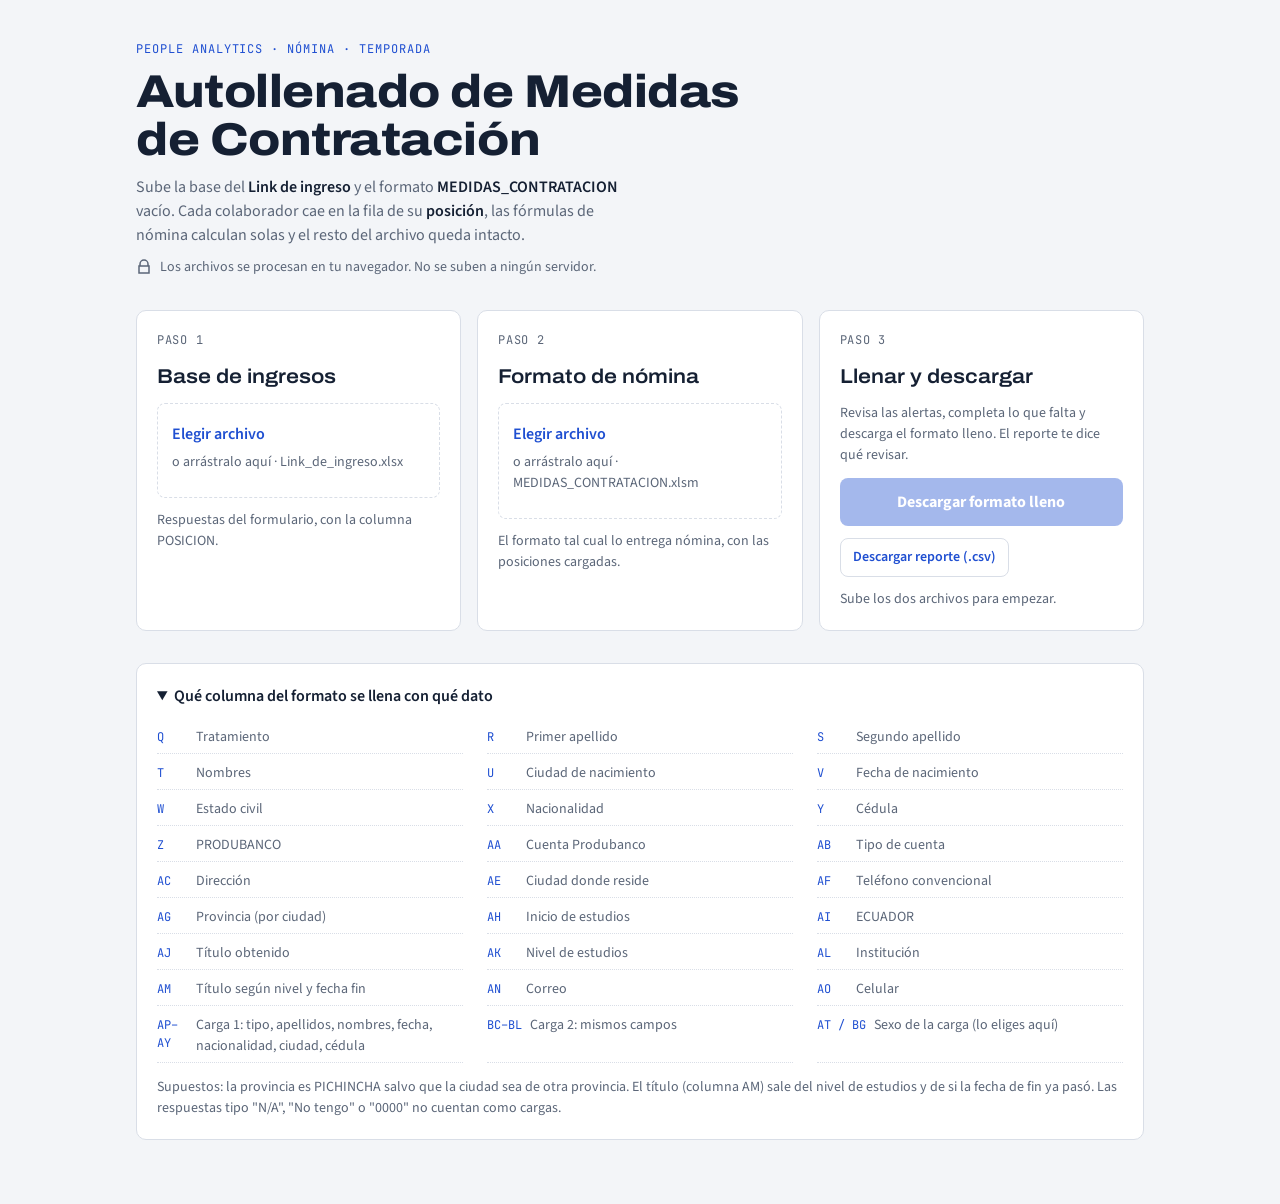
<file: index.html>
<!doctype html>
<html lang="es">
<head>
<meta charset="utf-8">
<meta name="viewport" content="width=device-width,initial-scale=1,viewport-fit=cover">
<title>Autollenado de Medidas</title>
<meta name="robots" content="noindex,nofollow">
<link rel="preconnect" href="https://fonts.googleapis.com">
<link rel="preconnect" href="https://fonts.gstatic.com" crossorigin>
<link rel="stylesheet" href="https://fonts.googleapis.com/css2?family=Archivo:wdth,wght@112,600;112,800&family=Source+Sans+3:wght@400;600;700&family=JetBrains+Mono:wght@500&display=swap">
<link rel="stylesheet" href="styles.css">
</head>
<body>
<div class="wrap">
  <header>
    <div class="eyebrow">People Analytics · Nómina · Temporada</div>
    <h1>Autollenado de Medidas de Contratación</h1>
    <p class="lede">Sube la base del <b>Link de ingreso</b> y el formato <b>MEDIDAS_CONTRATACION</b> vacío. Cada colaborador cae en la fila de su <b>posición</b>, las fórmulas de nómina calculan solas y el resto del archivo queda intacto.</p>
    <div class="privacy"><svg width="16" height="16" viewBox="0 0 16 16" aria-hidden="true"><path fill="none" stroke="currentColor" stroke-width="1.5" d="M4 7V5a4 4 0 0 1 8 0v2M3 7h10v7H3z"/></svg>Los archivos se procesan en tu navegador. No se suben a ningún servidor.</div>
  </header>

  <section class="steps" aria-label="Pasos">
    <div class="step">
      <div class="n">Paso 1</div>
      <h2>Base de ingresos</h2>
      <label class="drop" id="drop-base">
        <input type="file" id="in-base" accept=".xlsx,.xls,.xlsm">
        <span class="pick">Elegir archivo</span>
        <span class="hint">o arrástralo aquí · Link_de_ingreso.xlsx</span>
        <span class="fname" id="fn-base"></span>
      </label>
      <div class="meta" id="meta-base">Respuestas del formulario, con la columna POSICION.</div>
    </div>
    <div class="step">
      <div class="n">Paso 2</div>
      <h2>Formato de nómina</h2>
      <label class="drop" id="drop-fmt">
        <input type="file" id="in-fmt" accept=".xlsm,.xlsx">
        <span class="pick">Elegir archivo</span>
        <span class="hint">o arrástralo aquí · MEDIDAS_CONTRATACION.xlsm</span>
        <span class="fname" id="fn-fmt"></span>
      </label>
      <div class="meta" id="meta-fmt">El formato tal cual lo entrega nómina, con las posiciones cargadas.</div>
    </div>
    <div class="step">
      <div class="n">Paso 3</div>
      <h2>Llenar y descargar</h2>
      <p class="sub">Revisa las alertas, completa lo que falta y descarga el formato lleno. El reporte te dice qué revisar.</p>
      <button class="primary" id="btn-dl" disabled>Descargar formato lleno</button>
      <button class="ghost" id="btn-csv" disabled>Descargar reporte (.csv)</button>
      <div class="dl-note" id="dl-note">Sube los dos archivos para empezar.</div>
    </div>
  </section>

  <section id="results" hidden>
    <div style="display:grid;gap:16px">
      <div class="stats">
        <div class="stat"><div class="v" id="s-base">0</div><div class="l">en la base</div></div>
        <div class="stat ok"><div class="v" id="s-ok">0</div><div class="l">cargados en el formato</div></div>
        <div class="stat warn"><div class="v" id="s-pend">0</div><div class="l">datos por completar aquí</div></div>
        <div class="stat bad"><div class="v" id="s-bad">0</div><div class="l">no cargados (revisar base)</div></div>
      </div>

      <div class="panel" id="pend-panel" hidden>
        <div class="panel-head">
          <div><h2>Completa antes de descargar</h2><p class="sub">El formulario no pide estos datos. Lo que elijas aquí entra directo al formato.</p></div>
        </div>
        <div class="pend" id="pend-list"></div>
      </div>

      <div class="panel">
        <div class="panel-head">
          <div><h2>Reporte por colaborador</h2><p class="sub" id="rep-sub"></p></div>
          <button class="ghost" id="btn-filter" aria-pressed="false">Ver solo alertas</button>
        </div>
        <div class="tbl-wrap">
          <table>
            <thead><tr><th>Posición</th><th>Colaborador</th><th>Fila</th><th>Estado</th><th>Observación</th></tr></thead>
            <tbody id="rep-body"></tbody>
          </table>
        </div>
      </div>
    </div>
  </section>

  <section class="panel">
    <details open>
      <summary>Qué columna del formato se llena con qué dato</summary>
      <div class="map" style="margin-top:14px" id="map"></div>
    </details>
    <p class="sub">Supuestos: la provincia es PICHINCHA salvo que la ciudad sea de otra provincia. El título (columna AM) sale del nivel de estudios y de si la fecha de fin ya pasó. Las respuestas tipo "N/A", "No tengo" o "0000" no cuentan como cargas.</p>
  </section>
</div>
<script src="vendor/xlsx.full.min.js"></script>
<script src="vendor/jszip.min.js"></script>
<script src="app.js"></script>
</body>
</html>
</file>
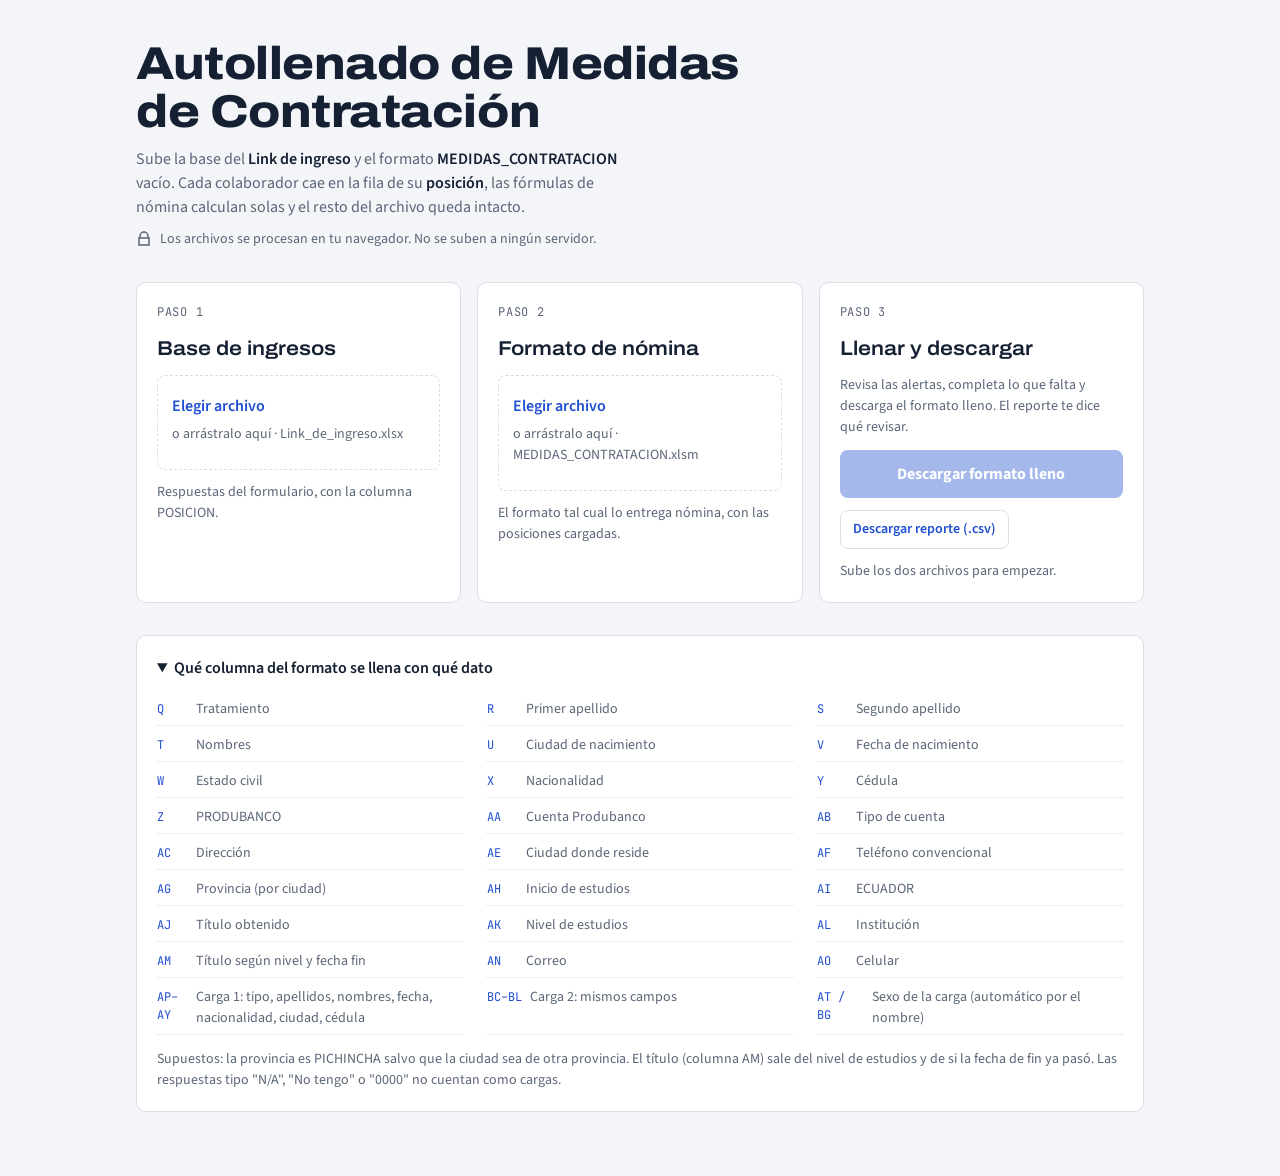
<file: autollenado-medidas/index.html>
<!doctype html>
<html lang="es">
<head>
<meta charset="utf-8">
<meta name="viewport" content="width=device-width,initial-scale=1,viewport-fit=cover">
<title>Autollenado de Medidas</title>
<meta name="robots" content="noindex,nofollow">
<link rel="preconnect" href="https://fonts.googleapis.com">
<link rel="preconnect" href="https://fonts.gstatic.com" crossorigin>
<link rel="stylesheet" href="https://fonts.googleapis.com/css2?family=Archivo:wdth,wght@112,600;112,800&family=Source+Sans+3:wght@400;600;700&family=JetBrains+Mono:wght@500&display=swap">
<link rel="stylesheet" href="styles.css">
</head>
<body>
<div class="wrap">
  <header>
    <h1>Autollenado de Medidas de Contratación</h1>
    <p class="lede">Sube la base del <b>Link de ingreso</b> y el formato <b>MEDIDAS_CONTRATACION</b> vacío. Cada colaborador cae en la fila de su <b>posición</b>, las fórmulas de nómina calculan solas y el resto del archivo queda intacto.</p>
    <div class="privacy"><svg width="16" height="16" viewBox="0 0 16 16" aria-hidden="true"><path fill="none" stroke="currentColor" stroke-width="1.5" d="M4 7V5a4 4 0 0 1 8 0v2M3 7h10v7H3z"/></svg>Los archivos se procesan en tu navegador. No se suben a ningún servidor.</div>
  </header>

  <section class="steps" aria-label="Pasos">
    <div class="step">
      <div class="n">Paso 1</div>
      <h2>Base de ingresos</h2>
      <label class="drop" id="drop-base">
        <input type="file" id="in-base" accept=".xlsx,.xls,.xlsm">
        <span class="pick">Elegir archivo</span>
        <span class="hint">o arrástralo aquí · Link_de_ingreso.xlsx</span>
        <span class="fname" id="fn-base"></span>
      </label>
      <div class="meta" id="meta-base">Respuestas del formulario, con la columna POSICION.</div>
    </div>
    <div class="step">
      <div class="n">Paso 2</div>
      <h2>Formato de nómina</h2>
      <label class="drop" id="drop-fmt">
        <input type="file" id="in-fmt" accept=".xlsm,.xlsx">
        <span class="pick">Elegir archivo</span>
        <span class="hint">o arrástralo aquí · MEDIDAS_CONTRATACION.xlsm</span>
        <span class="fname" id="fn-fmt"></span>
      </label>
      <div class="meta" id="meta-fmt">El formato tal cual lo entrega nómina, con las posiciones cargadas.</div>
    </div>
    <div class="step">
      <div class="n">Paso 3</div>
      <h2>Llenar y descargar</h2>
      <p class="sub">Revisa las alertas, completa lo que falta y descarga el formato lleno. El reporte te dice qué revisar.</p>
      <button class="primary" id="btn-dl" disabled>Descargar formato lleno</button>
      <button class="ghost" id="btn-csv" disabled>Descargar reporte (.csv)</button>
      <div class="dl-note" id="dl-note">Sube los dos archivos para empezar.</div>
    </div>
  </section>

  <section id="results" hidden>
    <div style="display:grid;gap:16px">
      <div class="stats">
        <div class="stat"><div class="v" id="s-base">0</div><div class="l">en la base</div></div>
        <div class="stat ok"><div class="v" id="s-ok">0</div><div class="l">cargados en el formato</div></div>
        <div class="stat warn"><div class="v" id="s-pend">0</div><div class="l">datos sin completar</div></div>
        <div class="stat bad"><div class="v" id="s-bad">0</div><div class="l">no cargados (revisar base)</div></div>
      </div>

      <div class="panel" id="pend-panel" hidden>
        <div class="panel-head">
          <div><h2>Sexo de las cargas</h2><p class="sub">El formulario no lo pide: se puso automático por el nombre. Solo cambia alguno si no es correcto.</p></div>
        </div>
        <div class="pend" id="pend-list"></div>
      </div>

      <div class="panel">
        <div class="panel-head">
          <div><h2>Reporte por colaborador</h2><p class="sub" id="rep-sub"></p></div>
          <button class="ghost" id="btn-filter" aria-pressed="false">Ver solo alertas</button>
        </div>
        <div class="tbl-wrap">
          <table>
            <thead><tr><th>Posición</th><th>Colaborador</th><th>Fila base</th><th>Fila formato</th><th>Estado</th><th>Observación</th></tr></thead>
            <tbody id="rep-body"></tbody>
          </table>
        </div>
      </div>
    </div>
  </section>

  <section class="panel">
    <details open>
      <summary>Qué columna del formato se llena con qué dato</summary>
      <div class="map" style="margin-top:14px" id="map"></div>
    </details>
    <p class="sub">Supuestos: la provincia es PICHINCHA salvo que la ciudad sea de otra provincia. El título (columna AM) sale del nivel de estudios y de si la fecha de fin ya pasó. Las respuestas tipo "N/A", "No tengo" o "0000" no cuentan como cargas.</p>
  </section>
</div>
<script src="vendor/xlsx.full.min.js"></script>
<script src="vendor/jszip.min.js"></script>
<script src="app.js"></script>
</body>
</html>
</file>
<file: styles.css>
:root{color-scheme:light}
body{margin:0}
[hidden]{display:none!important}
/* Layout: una columna de trabajo (pasos 1-2-3 en secuencia real) y debajo el resultado; mapa de columnas como referencia */
:root{
  --bg:#f3f5f8; --surface:#ffffff; --ink:#152033; --muted:#5b6678; --line:#d9dee7;
  --accent:#1f4fd1; --accent-ink:#ffffff; --accent-soft:#e6ecfb;
  --ok:#1d7a4f; --ok-soft:#e3f3ea; --warn:#a35d00; --warn-soft:#fbf0dc; --bad:#b4232c; --bad-soft:#fbe5e6;
  --f-display:"Archivo","Arial Narrow",Arial,sans-serif;
  --f-body:"Source Sans 3","Segoe UI",system-ui,sans-serif;
  --f-mono:"JetBrains Mono",ui-monospace,Consolas,monospace;
}
@media (prefers-color-scheme: dark){:root:not([data-theme="light"]){
  --bg:#0f141c; --surface:#171e29; --ink:#e6ebf3; --muted:#97a2b4; --line:#2a3443;
  --accent:#7a9dff; --accent-ink:#0b1220; --accent-soft:#1c2945;
  --ok:#5fcf98; --ok-soft:#13291f; --warn:#f0b35a; --warn-soft:#2e2312; --bad:#ff8a8f; --bad-soft:#341619; color-scheme:dark}}
:root[data-theme="dark"]{
  --bg:#0f141c; --surface:#171e29; --ink:#e6ebf3; --muted:#97a2b4; --line:#2a3443;
  --accent:#7a9dff; --accent-ink:#0b1220; --accent-soft:#1c2945;
  --ok:#5fcf98; --ok-soft:#13291f; --warn:#f0b35a; --warn-soft:#2e2312; --bad:#ff8a8f; --bad-soft:#341619; color-scheme:dark}

*{box-sizing:border-box}
body{background:var(--bg);color:var(--ink);font-family:var(--f-body);font-size:16px;line-height:1.5}
.wrap{max-width:1040px;margin:0 auto;padding-left:max(16px,env(safe-area-inset-left,0px));padding-right:max(16px,env(safe-area-inset-right,0px));padding-block:40px 64px;display:grid;gap:32px}
header{display:grid;gap:10px}
.eyebrow{font-family:var(--f-mono);font-size:12px;letter-spacing:.08em;text-transform:uppercase;color:var(--accent)}
h1{font-family:var(--f-display);font-weight:800;font-stretch:112%;font-size:clamp(30px,5vw,46px);line-height:1.05;margin:0;text-wrap:balance;letter-spacing:-.01em}
.lede{color:var(--muted);max-width:64ch;margin:0}
.lede b{color:var(--ink);font-weight:600}
h2{font-family:var(--f-display);font-weight:600;font-stretch:112%;font-size:20px;margin:0;text-wrap:balance}

.steps{display:grid;grid-template-columns:repeat(3,minmax(0,1fr));gap:16px}
@media (max-width:820px){.steps{grid-template-columns:1fr}}
.step{background:var(--surface);border:1px solid var(--line);border-radius:10px;padding:20px;display:grid;gap:12px;align-content:start;min-width:0}
.step .n{font-family:var(--f-mono);font-size:12px;color:var(--muted);letter-spacing:.06em;text-transform:uppercase}
.drop{border:1.5px dashed var(--line);border-radius:8px;padding:18px 14px;display:grid;gap:6px;justify-items:start;cursor:pointer;transition:border-color .15s,background .15s;min-width:0}
.drop:hover,.drop.over{border-color:var(--accent);background:var(--accent-soft)}
.drop:focus-within{outline:2px solid var(--accent);outline-offset:2px}
.drop input{position:absolute;width:1px;height:1px;opacity:0}
.drop .hint{font-size:14px;color:var(--muted)}
.drop .fname{font-family:var(--f-mono);font-size:13px;word-break:break-all}
.drop.done{border-style:solid;border-color:var(--ok);background:var(--ok-soft)}
.drop.err{border-style:solid;border-color:var(--bad);background:var(--bad-soft)}
.pick{font-weight:600;color:var(--accent)}
.meta{font-size:14px;color:var(--muted);min-height:1.5em}
.meta.bad{color:var(--bad)}

button{font:inherit;font-weight:700;border-radius:8px;border:0;padding:12px 18px;cursor:pointer}
.primary{background:var(--accent);color:var(--accent-ink)}
.primary:disabled{opacity:.4;cursor:not-allowed}
.primary:focus-visible,.ghost:focus-visible,select:focus-visible{outline:2px solid var(--ink);outline-offset:2px}
.ghost{background:transparent;color:var(--accent);border:1px solid var(--line);padding:8px 12px;font-weight:600;font-size:14px}

.stats{display:grid;grid-template-columns:repeat(4,minmax(0,1fr));gap:12px}
@media (max-width:700px){.stats{grid-template-columns:repeat(2,minmax(0,1fr))}}
.stat{background:var(--surface);border:1px solid var(--line);border-radius:10px;padding:14px 16px;display:grid;gap:2px}
.stat .v{font-family:var(--f-display);font-weight:800;font-stretch:112%;font-size:30px;font-variant-numeric:tabular-nums;line-height:1.1}
.stat .l{font-size:13px;color:var(--muted)}
.stat.ok .v{color:var(--ok)} .stat.warn .v{color:var(--warn)} .stat.bad .v{color:var(--bad)}

.panel{background:var(--surface);border:1px solid var(--line);border-radius:10px;padding:20px;display:grid;gap:14px;min-width:0}
.panel-head{display:flex;flex-wrap:wrap;gap:10px;align-items:center;justify-content:space-between}
.sub{font-size:14px;color:var(--muted);margin:0}

.pend{display:grid;gap:8px}
.pend-row{display:grid;grid-template-columns:minmax(0,1fr) auto;gap:12px;align-items:center;padding:10px 0;border-top:1px solid var(--line)}
.pend-row:first-child{border-top:0}
.pend-row .who{font-weight:600}
.pend-row .what{font-size:14px;color:var(--muted)}
select{font:inherit;font-size:15px;padding:7px 10px;border-radius:6px;border:1px solid var(--line);background:var(--surface);color:var(--ink)}
select.filled{border-color:var(--ok)}

.tbl-wrap{overflow-x:auto;border:1px solid var(--line);border-radius:8px;max-height:460px;overflow-y:auto}
table{border-collapse:collapse;width:100%;font-size:14px}
th,td{text-align:left;padding:8px 12px;border-bottom:1px solid var(--line);vertical-align:top}
th{position:sticky;top:0;background:var(--surface);font-size:12px;text-transform:uppercase;letter-spacing:.06em;color:var(--muted);z-index:1}
td.num{font-family:var(--f-mono);font-size:13px;font-variant-numeric:tabular-nums;white-space:nowrap}
.pill{display:inline-block;font-size:12px;font-weight:700;padding:2px 8px;border-radius:99px;white-space:nowrap}
.pill.ok{background:var(--ok-soft);color:var(--ok)} .pill.warn{background:var(--warn-soft);color:var(--warn)} .pill.bad{background:var(--bad-soft);color:var(--bad)}

.dl-bar{display:flex;flex-wrap:wrap;gap:14px;align-items:center}
.dl-note{font-size:14px;color:var(--muted)}
.dl-note.bad{color:var(--bad)} .dl-note.ok{color:var(--ok)}

.map{display:grid;grid-template-columns:repeat(auto-fill,minmax(230px,1fr));gap:4px 24px}
.map div{display:flex;gap:8px;align-items:baseline;font-size:14px;padding:5px 0;border-bottom:1px dotted var(--line);min-width:0}
.map code{font-family:var(--f-mono);font-size:12px;color:var(--accent);min-width:2.6em}
.map span{color:var(--muted)}
details summary{cursor:pointer;font-weight:600}
.privacy{font-size:14px;color:var(--muted);display:flex;gap:8px;align-items:center}
.privacy svg{flex:none}
@media (prefers-reduced-motion:reduce){*{transition:none!important}}
.step .ghost{justify-self:start}
</file>
<file: autollenado-medidas/styles.css>
:root{color-scheme:light}
body{margin:0}
[hidden]{display:none!important}
/* Layout: una columna de trabajo (pasos 1-2-3 en secuencia real) y debajo el resultado; mapa de columnas como referencia */
:root{
  --bg:#f3f5f8; --surface:#ffffff; --ink:#152033; --muted:#5b6678; --line:#d9dee7;
  --accent:#1f4fd1; --accent-ink:#ffffff; --accent-soft:#e6ecfb;
  --ok:#1d7a4f; --ok-soft:#e3f3ea; --warn:#a35d00; --warn-soft:#fbf0dc; --bad:#b4232c; --bad-soft:#fbe5e6;
  --f-display:"Archivo","Arial Narrow",Arial,sans-serif;
  --f-body:"Source Sans 3","Segoe UI",system-ui,sans-serif;
  --f-mono:"JetBrains Mono",ui-monospace,Consolas,monospace;
}
@media (prefers-color-scheme: dark){:root:not([data-theme="light"]){
  --bg:#0f141c; --surface:#171e29; --ink:#e6ebf3; --muted:#97a2b4; --line:#2a3443;
  --accent:#7a9dff; --accent-ink:#0b1220; --accent-soft:#1c2945;
  --ok:#5fcf98; --ok-soft:#13291f; --warn:#f0b35a; --warn-soft:#2e2312; --bad:#ff8a8f; --bad-soft:#341619; color-scheme:dark}}
:root[data-theme="dark"]{
  --bg:#0f141c; --surface:#171e29; --ink:#e6ebf3; --muted:#97a2b4; --line:#2a3443;
  --accent:#7a9dff; --accent-ink:#0b1220; --accent-soft:#1c2945;
  --ok:#5fcf98; --ok-soft:#13291f; --warn:#f0b35a; --warn-soft:#2e2312; --bad:#ff8a8f; --bad-soft:#341619; color-scheme:dark}

*{box-sizing:border-box}
body{background:var(--bg);color:var(--ink);font-family:var(--f-body);font-size:16px;line-height:1.5}
.wrap{max-width:1040px;margin:0 auto;padding-left:max(16px,env(safe-area-inset-left,0px));padding-right:max(16px,env(safe-area-inset-right,0px));padding-block:40px 64px;display:grid;gap:32px}
header{display:grid;gap:10px}
.eyebrow{font-family:var(--f-mono);font-size:12px;letter-spacing:.08em;text-transform:uppercase;color:var(--accent)}
h1{font-family:var(--f-display);font-weight:800;font-stretch:112%;font-size:clamp(30px,5vw,46px);line-height:1.05;margin:0;text-wrap:balance;letter-spacing:-.01em}
.lede{color:var(--muted);max-width:64ch;margin:0}
.lede b{color:var(--ink);font-weight:600}
h2{font-family:var(--f-display);font-weight:600;font-stretch:112%;font-size:20px;margin:0;text-wrap:balance}

.steps{display:grid;grid-template-columns:repeat(3,minmax(0,1fr));gap:16px}
@media (max-width:820px){.steps{grid-template-columns:1fr}}
.step{background:var(--surface);border:1px solid var(--line);border-radius:10px;padding:20px;display:grid;gap:12px;align-content:start;min-width:0}
.step .n{font-family:var(--f-mono);font-size:12px;color:var(--muted);letter-spacing:.06em;text-transform:uppercase}
.drop{border:1.5px dashed var(--line);border-radius:8px;padding:18px 14px;display:grid;gap:6px;justify-items:start;cursor:pointer;transition:border-color .15s,background .15s;min-width:0}
.drop:hover,.drop.over{border-color:var(--accent);background:var(--accent-soft)}
.drop:focus-within{outline:2px solid var(--accent);outline-offset:2px}
.drop input{position:absolute;width:1px;height:1px;opacity:0}
.drop .hint{font-size:14px;color:var(--muted)}
.drop .fname{font-family:var(--f-mono);font-size:13px;word-break:break-all}
.drop.done{border-style:solid;border-color:var(--ok);background:var(--ok-soft)}
.drop.err{border-style:solid;border-color:var(--bad);background:var(--bad-soft)}
.pick{font-weight:600;color:var(--accent)}
.meta{font-size:14px;color:var(--muted);min-height:1.5em}
.meta.bad{color:var(--bad)}

button{font:inherit;font-weight:700;border-radius:8px;border:0;padding:12px 18px;cursor:pointer}
.primary{background:var(--accent);color:var(--accent-ink)}
.primary:disabled{opacity:.4;cursor:not-allowed}
.primary:focus-visible,.ghost:focus-visible,select:focus-visible{outline:2px solid var(--ink);outline-offset:2px}
.ghost{background:transparent;color:var(--accent);border:1px solid var(--line);padding:8px 12px;font-weight:600;font-size:14px}

.stats{display:grid;grid-template-columns:repeat(4,minmax(0,1fr));gap:12px}
@media (max-width:700px){.stats{grid-template-columns:repeat(2,minmax(0,1fr))}}
.stat{background:var(--surface);border:1px solid var(--line);border-radius:10px;padding:14px 16px;display:grid;gap:2px}
.stat .v{font-family:var(--f-display);font-weight:800;font-stretch:112%;font-size:30px;font-variant-numeric:tabular-nums;line-height:1.1}
.stat .l{font-size:13px;color:var(--muted)}
.stat.ok .v{color:var(--ok)} .stat.warn .v{color:var(--warn)} .stat.bad .v{color:var(--bad)}

.panel{background:var(--surface);border:1px solid var(--line);border-radius:10px;padding:20px;display:grid;gap:14px;min-width:0}
.panel-head{display:flex;flex-wrap:wrap;gap:10px;align-items:center;justify-content:space-between}
.sub{font-size:14px;color:var(--muted);margin:0}

.pend{display:grid;gap:8px}
.pend-row{display:grid;grid-template-columns:minmax(0,1fr) auto;gap:12px;align-items:center;padding:10px 0;border-top:1px solid var(--line)}
.pend-row:first-child{border-top:0}
.pend-row .who{font-weight:600}
.pend-row .what{font-size:14px;color:var(--muted)}
select{font:inherit;font-size:15px;padding:7px 10px;border-radius:6px;border:1px solid var(--line);background:var(--surface);color:var(--ink)}
select.filled{border-color:var(--ok)}

.tbl-wrap{overflow-x:auto;border:1px solid var(--line);border-radius:8px;max-height:460px;overflow-y:auto}
table{border-collapse:collapse;width:100%;font-size:14px}
th,td{text-align:left;padding:8px 12px;border-bottom:1px solid var(--line);vertical-align:top}
th{position:sticky;top:0;background:var(--surface);font-size:12px;text-transform:uppercase;letter-spacing:.06em;color:var(--muted);z-index:1}
td.num{font-family:var(--f-mono);font-size:13px;font-variant-numeric:tabular-nums;white-space:nowrap}
.pill{display:inline-block;font-size:12px;font-weight:700;padding:2px 8px;border-radius:99px;white-space:nowrap}
.pill.ok{background:var(--ok-soft);color:var(--ok)} .pill.warn{background:var(--warn-soft);color:var(--warn)} .pill.bad{background:var(--bad-soft);color:var(--bad)}

.dl-bar{display:flex;flex-wrap:wrap;gap:14px;align-items:center}
.dl-note{font-size:14px;color:var(--muted)}
.dl-note.bad{color:var(--bad)} .dl-note.ok{color:var(--ok)}

.map{display:grid;grid-template-columns:repeat(auto-fill,minmax(230px,1fr));gap:4px 24px}
.map div{display:flex;gap:8px;align-items:baseline;font-size:14px;padding:5px 0;border-bottom:1px dotted var(--line);min-width:0}
.map code{font-family:var(--f-mono);font-size:12px;color:var(--accent);min-width:2.6em}
.map span{color:var(--muted)}
details summary{cursor:pointer;font-weight:600}
.privacy{font-size:14px;color:var(--muted);display:flex;gap:8px;align-items:center}
.privacy svg{flex:none}
@media (prefers-reduced-motion:reduce){*{transition:none!important}}
.step .ghost{justify-self:start}
</file>
